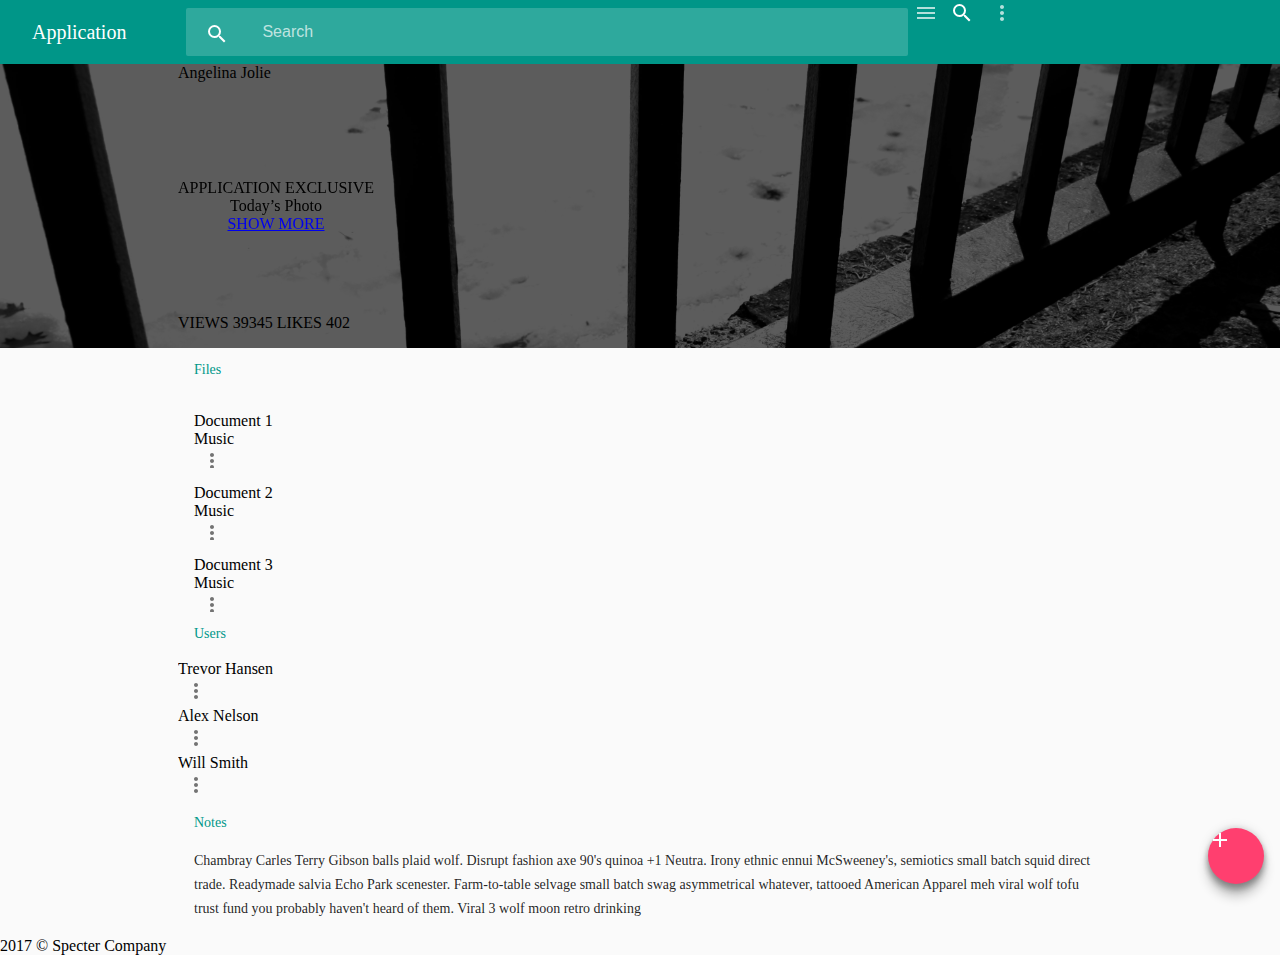
<file: index.html>
<!DOCTYPE html>
<html>
  <head>
    <meta charset="utf-8">
    <title>Material UI</title>
    <link rel="stylesheet" type="text/css" href="reset.css">
    <link rel="stylesheet" type="text/css" href="shared.css">
    <link rel="stylesheet" type="text/css" href="main.css">
  </head>
  <body>
    <div class="app-bar">
      <div class="app-bar__left">
        <button class="icon-button menu-button">
          <img src="menu.svg">
        </button>
        <h1>Application</h1>
        <input type="text" class="search-bar" placeholder="Search">
      </div>
      <div class="app-bar__right">
        <button class="icon-button">
          <img src="search.svg">
        </button>
        <button class="icon-button">
          <img src="more.svg">
        </button>
      </div>
    </div>
    <div class="wrapper">
      <div class="contents">
        <div class="jumbotron" style="background-image: url('cover.jpg')">
          <div class="container">
            <div class="jumbotron__copy">
              <div class="jumbotron__subtitle">APPLICATION EXCLUSIVE</div>
              <div class="jumbotron__title">Today’s Photo</div>
              <a class="jumbotron__show-more" href="#">SHOW MORE</a>
            </div>
            <div class="jumbotron__stat">
              VIEWS <span class="views-number">39345</span> LIKES <span class="likes-number">402</span>
            </div>
            <div class="jumbotron__feat-user">
              <div class="jumbotron__feat-user__thumbnail" style="background-image: url('user2.jpg')"></div>
              <span class="jumbotron__feat-user__name">Angelina Jolie</span>
            </div>
          </div>
        </div>
        <div class="container">
          <div class="file-section">
            <h2 class="section-header">Files</h2>
            <ul class="file-list">
              <li class="file-list-item">
                <div class="file-list-item__info">
                  <h4>Document 1</h4>
                  <p>Music</p>
                </div>
                <button class="icon-button">
                  <img src="more-black.svg">
                </button>
              </li>
              <li class="file-list-item">
                <div class="file-list-item__info">
                  <h4>Document 2</h4>
                  <p>Music</p>
                </div>
                <button class="icon-button">
                  <img src="more-black.svg">
                </button>
              </li>
              <li class="file-list-item">
                <div class="file-list-item__info">
                  <h4>Document 3</h4>
                  <p>Music</p>
                </div>
                <button class="icon-button">
                  <img src="more-black.svg">
                </button>
              </li>
            </ul>
          </div>
          <div class="user-section">
            <h2 class="section-header">Users</h2>
            <ul class="user-list">
              <li class="user-list-item">
                <div class="user-list-item__thumbnail" style="background-image: url('user1.jpg')"></div>
                <div class="user-list-item__info">
                  <h4 class="user-list-item__name">Trevor Hansen</h4>
                  <button class="icon-button">
                    <img src="more-black.svg">
                  </button>
                </div>
              </li>
              <li class="user-list-item">
                <div class="user-list-item__thumbnail" style="background-image: url('user2.jpg')"></div>
                <div class="user-list-item__info">
                  <h4 class="user-list-item__name">Alex Nelson</h4>
                  <button class="icon-button">
                    <img src="more-black.svg">
                  </button>
                </div>
              </li>
              <li class="user-list-item">
                <div class="user-list-item__thumbnail" style="background-image: url('user3.jpg')"></div>
                <div class="user-list-item__info">
                  <h4 class="user-list-item__name">Will Smith</h4>
                  <button class="icon-button">
                    <img src="more-black.svg">
                  </button>
                </div>
              </li>
            </ul>
          </div>
          <div class="note-section">
            <h2 class="section-header">Notes</h2>
            <p>
              Chambray Carles Terry Gibson balls plaid wolf. Disrupt fashion axe 90's quinoa +1 Neutra. Irony ethnic ennui McSweeney's, semiotics small batch squid direct trade. Readymade salvia Echo Park scenester. Farm-to-table selvage small batch swag asymmetrical whatever, tattooed American Apparel meh viral wolf tofu trust fund you probably haven't heard of them. Viral 3 wolf moon retro drinking
            </p>
          </div>
        </div>
      </div>
    </div>
    <div class="footer">
      2017 © Specter Company
    </div>
    <a href="lec4-3-depth3-styled.html" class="fab">
      <img src="bounds.svg">
    </a>
  </body>
</html>
</file>
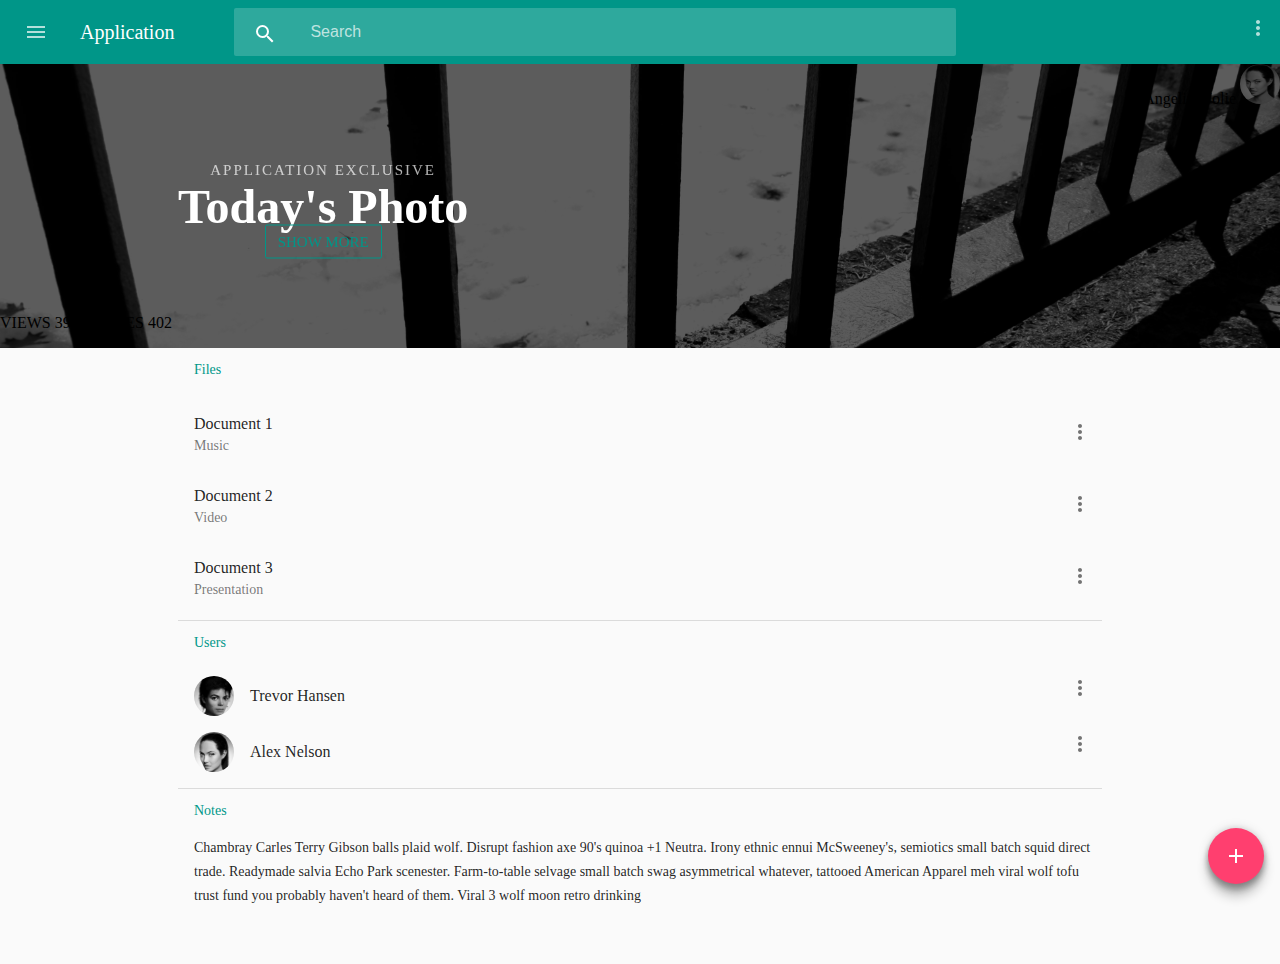
<file: index-real.html>
<!DOCTYPE>
<html>
  <head>
    <meta charset="utf-8">
    <link rel="stylesheet" type="text/css" href="reset.css">
    <link rel="stylesheet" href="shared.css">
    <link rel="stylesheet" href="main.css">
    <title>실습</title>
  </head>
  <body>
    <div class="app-bar">
      <div class="app-bar__left">
        <button class="icon-btn">
          <img src="menu.svg">
        </button>
        <h1>Application</h1>
        <input type="text"  class="search-bar" placeholder="Search" ="">
      </div>
      <div class="app-bar__right">
        <button class="icon-btn">
          <img src="more.svg">
        </button>
         <button class="icon-btn search-btn">
          <img src="search.svg">
        </button>
      </div>
    </div>
    <div class="wrapper">
      <div class="contents">
        <div class="jumbotron">
          <div class="container">
            <div class="jumbotron__copy">
              <div class="subtxt">APPLICATION EXCLUSIVE</div>
              <div class="maintxt">Today's Photo</div>
              <a class="more-btn" href="#">SHOW MORE</a>
            </div>
          </div>
          <div class="jumbotron__stat">
            <span>VIEWS</span>
            <span class="views-number">39345</span>
            <span>LIKES</span>
            <span class="likes-number">402</span>
            </div>
          <div class="jumbotron__user">
          Angelina Jolie <img src="user2.jpg">
          </div>
        </div>
          <div class="container">
          <section class="file-section">
            <h2 class="section-header">Files</h2>
            <ul class ="file-list">
              <li class="file-list-item">
                <div class="file-list__left">
                  <h3>Document 1</h3>
                  <h6>Music</h6>
                </div>
                <button class="icon-btn">
                  <img src="more-black.svg">
                </button>
              </li>
              <li class="file-list-item">
                <div class="file-list__left">
                  <h3>Document 2</h3>
                  <h6>Video</h6>
                </div>
                <button class="icon-btn">
                  <img src="more-black.svg">
                </button>
              </li>
              <li class="file-list-item">
                <div class="file-list__left">
                  <h3>Document 3</h3>
                  <h6>Presentation</h6>
                </div>
                <button class="icon-btn">
                  <img src="more-black.svg">
                </button>
              </li>
            </ul>
          </section>
          <section class="user-section">
            <h2 class="section-header line">Users</h2>
            <ul class="user-list">
              <li class="user-list-item">
                <div class="user-1 profile"></div>
                <h3>Trevor Hansen</h3>
                <button class="icon-btn">
                  <img src="more-black.svg">
                </button>
              </li>
              <li class="user-list-item">
                <div class="user-2 profile"></div>
                <h3>Alex Nelson</h3>
                <button class="icon-btn">
                  <img src="more-black.svg">
                </button>
              </li>
            </ul>
          </section>
          <section class="note-section">
            <h2 class="section-header line">Notes</h2>
            <p>Chambray Carles Terry Gibson balls plaid wolf. Disrupt fashion axe 90's quinoa +1 Neutra. Irony ethnic ennui McSweeney's, semiotics small batch squid direct trade. Readymade salvia Echo Park scenester. Farm-to-table selvage small batch swag asymmetrical whatever, tattooed American Apparel meh viral wolf tofu trust fund you probably haven't heard of them. Viral 3 wolf moon retro drinking</p>
          </section>
        </div>
      </div>
    </div>
    <div class="fabs">
      <button class="fab">
        <img class="fab-img" src="bounds.svg">
      </button>
    </div>
  </body>
</html>
</file>
<file: shared.css>
html{
  font-family: Roboto, Sans-sarif;
}

body{
  background-color: #fafafa;
}

h3{
  font-size: 16px;
  line-height: 24px;
  color: rgba(0, 0, 0, 0.87);
}
h6{
  font-size: 14px;
  line-height: 20px;
  color: rgba(0, 0, 0, 0.54);
}

.app-bar{
  background-color: #009688;
  box-shadow: 0 4px 4px 0 rgba(0, 0, 0, 0.24), 0 0 4px 0 rgba(0, 0, 0, 0.12);
}


.app-bar__left h1 {

  color: #fff;
  font-size: 20px;
  line-height: 28px;
  margin-left: 16px;
  margin-top: 14px;

}

button{
  background-color: transparent;
  border: 0;
}

.icon-btn{
  padding:0;
}

.section-header{
  width: 100%;
  height: 48px;
  font-size: 14px;
  color: #009789;
  padding: 14px 16px;
  box-sizing: border-box;
}
</file>
<file: main.css>
.app-bar{
   width: 100%;
   height: 56px;
   overflow: auto;
}
.search-bar{
  display: none;
}

.app-bar__left{
  float: left;
  margin-left: 16px;
}

.app-bar__left h1{
  float: left;
  color: #fff;
  font-size: 20px;
  line-height: 28px;
  margin-left: 16px;
  margin-top: 14px;

}

.app-bar__left .icon-btn{
  margin-top: 16px;
  float: left;
}
‘
.app-bar__right{
  float: right;

}
.app-bar__right .icon-btn{
  float: right;
  padding-left: 8px;
  margin-right: 10px;
  margin-top: 16px;
}

.jumbotron{
  display: none;
}
.file-list-item{
  height: 72px;
  padding: 16px 0 16px 16px;
  box-sizing: border-box;
  overflow: auto;
  position: relative;

}
.file-list__left{
  float: left;
  padding-right: 44px;
}

.file-list-item .icon-btn{
  position: absolute;
  top: 24px;
  right: 10px;
}

.line {
  border-top: solid 1px rgba(0, 0, 0, 0.12);
  margin-top: 8px;
}

.user-list-item{
  overflow: auto;
}

.user-list-item h3{
  float: left;
  margin: 16px 16px;
}

.user-list-item .icon-btn{
  float: right;
}

.user-list-item .profile{
  width: 40px;
  height: 40px;
  border-radius: 100px;
  background-size: cover;
  float: left;
  margin: 8px 0 8px 16px;
}

.user-list-item .icon-btn{
    float: right;
    margin-top: 8px;
    margin-right: 10px;
}
.user-list-item .user-1{
  background-image: url('user1.jpg');
}
.user-list-item .user-2{
  background-image: url('user2.jpg');
}

.note-section p{
  padding: 0 10px 16px 16px;
  color: rgba(0, 0, 0, 0.87);
  font-size: 14px;
  line-height: 24px;
}

.fab{
  width: 56px;
  height: 56px;
  border-radius: 100px;
  background-color: #ff3f6f;
  box-shadow: 0 12px 12px 0 rgba(0, 0, 0, 0.24), 0 0 12px 0 rgba(0, 0, 0, 0.12), 0 6px 6px 0 rgba(0, 0, 0, 0.24), 0 0 6px 0 rgba(0, 0, 0, 0.12);
  position: fixed;
  bottom: 16px;
  right: 16px;
}

/*PC 분기 입니당*/
@media screen and (min-width: 1024px){
  .app-bar {
     width: 100%;
     height: 64px;
     overflow: auto;
  }
  .app-bar__right .search-btn{
  display: none;
}
  .app-bar__left .search-bar{
    display: block;
    box-sizing: border-box;
    float: left;
    border: 0;
    width: 722px;
    height: 48px;   
    border-radius: 2px;
    background-color: rgba(255, 255, 255, 0.18);
    background-image: url('search.svg');
    padding-left: 76px;
    background-repeat: no-repeat;
    background-position: 19px 14px;
    margin-top: 8px;
    outline: 0;
  }
 .search-bar::placeholder{
   font-size: 16px;
   color: rgba(255, 255, 255, 0.7);
     padding-top: 14px;
  }
  .app-bar__left{
    margin-left: 0px;
  }
  .app-bar__left h1{
   margin-right: 60px;
   margin-top: 18px;
   margin-left: 32px;
  }
  .app-bar__left .icon-btn:first-child{
    margin-top: 20px; 
    margin-left: 24px;
  }
  .wrapper{
    min-height: 100%;
  }

  .jumbotron{
    background-image: url('cover.jpg');
    background-size: cover;
    display: block;
    position: relative;
    height: 284px;
    overflow: auto;
  }

 .jumbotron::before{
    position: absolute;
    left: 0;
    top: 0;
    right: 0;
    bottom: 0;
    background-color: rgba(0, 0, 0, 0.64);
    content: '';
  }

  .jumbotron .jumbotron__copy{
    margin: 0 auto;
    position: absolute;
    top: 50%;
    text-align: center;
    transform: translate3d(0, -50%, 0);

  }
 
  .jumbotron__user img{
    width: 40px;
    height: 40px;
    border-radius: 100px;
  }

  .container{
    margin: 0 auto;
    width: 924px;
   
  }

  .subtxt{
    font-size: 15px;
    letter-spacing: 2px;
    color: rgba(255, 255, 255, 0.7);
  }
  
  .maintxt{
    font-weight: 700;
    font-size: 48px;
    color: white;
  }

  .more-btn{
    width: 114px;
    height: 36px;
    border: solid 1px #009688;
    border-radius: 2px;
    color: #009688;
    font-size: 15px;
    text-align: center;
    text-decoration: none;
    padding: 8px 12px;
    margin-top: 14px;
  }

  .jumbotron__stat{
    position: absolute;
    bottom: 16px;
    float: left;
  }
  .jumbotron__user{
    float: right;
  }

}
</file>
